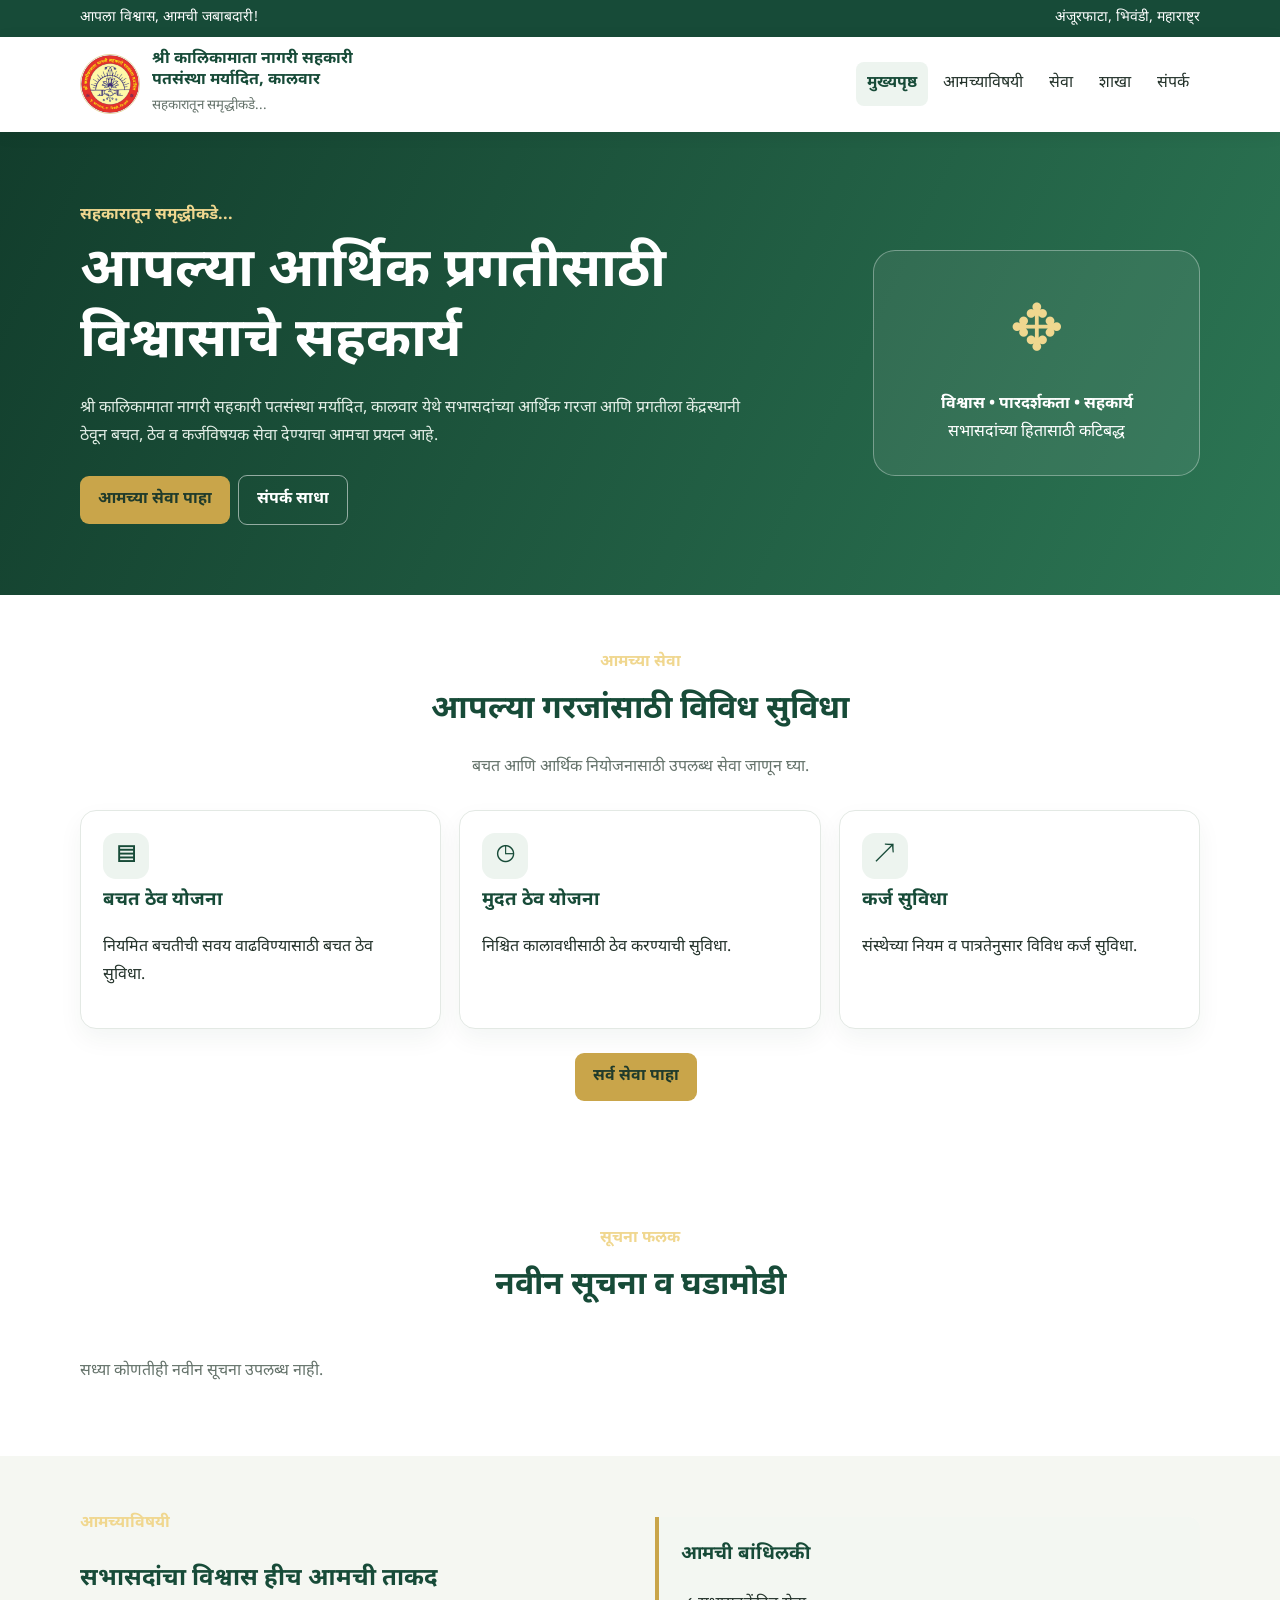
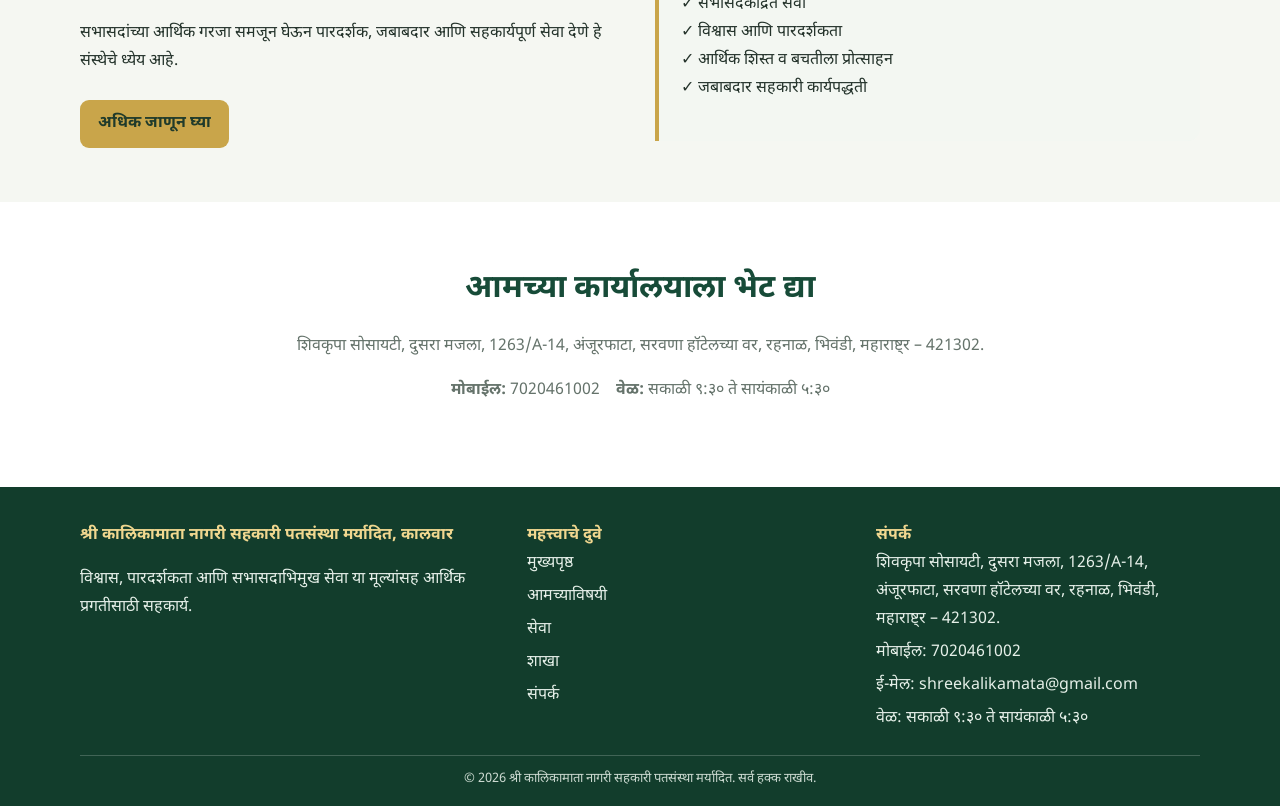
<file: index.html>
<!doctype html><html lang="mr"><head><meta charset="utf-8"><meta name="viewport" content="width=device-width,initial-scale=1"><meta name="description" content="श्री कालिकामाता नागरी सहकारी पतसंस्था मर्यादित, कालवार"><title>मुख्यपृष्ठ | श्री कालिकामाता नागरी सहकारी पतसंस्था</title><link rel="preconnect" href="https://fonts.googleapis.com"><link href="https://fonts.googleapis.com/css2?family=Noto+Sans+Devanagari:wght@400;500;600;700;800&display=swap" rel="stylesheet"><link rel="stylesheet" href="style.css"></head><body>
<div class="top"><div class="container"><span>आपला विश्वास, आमची जबाबदारी!</span><span>अंजूरफाटा, भिवंडी, महाराष्ट्र</span></div></div>
<header><div class="container navwrap"><a class="brand" href="index.html"><img class="logo" src="logo.png" alt="संस्थेचा अधिकृत लोगो"><span><strong>श्री कालिकामाता नागरी सहकारी<br>पतसंस्था मर्यादित, कालवार</strong><small>सहकारातून समृद्धीकडे...</small></span></a><button class="menu" onclick="document.querySelector('nav').classList.toggle('open')">☰ मेनू</button><nav><a class="active" href="index.html">मुख्यपृष्ठ</a><a class="" href="about.html">आमच्याविषयी</a><a class="" href="services.html">सेवा</a><a class="" href="branches.html">शाखा</a><a class="" href="contact.html">संपर्क</a></nav></div></header>

<main><section class="hero"><div class="container hero-grid"><div><div class="gold">सहकारातून समृद्धीकडे...</div><h1>आपल्या आर्थिक प्रगतीसाठी<br>विश्वासाचे सहकार्य</h1><p>श्री कालिकामाता नागरी सहकारी पतसंस्था मर्यादित, कालवार येथे सभासदांच्या आर्थिक गरजा आणि प्रगतीला केंद्रस्थानी ठेवून बचत, ठेव व कर्जविषयक सेवा देण्याचा आमचा प्रयत्न आहे.</p><a class="btn" href="services.html">आमच्या सेवा पाहा</a><a class="btn alt" href="contact.html">संपर्क साधा</a></div><div class="hero-box"><div class="symbol">✥</div><b>विश्वास • पारदर्शकता • सहकार्य</b><br><span>सभासदांच्या हितासाठी कटिबद्ध</span></div></div></section>
<section><div class="container"><div class="heading"><div class="gold">आमच्या सेवा</div><h2>आपल्या गरजांसाठी विविध सुविधा</h2><p>बचत आणि आर्थिक नियोजनासाठी उपलब्ध सेवा जाणून घ्या.</p></div><div class="grid"><div class="card"><div class="ico">▤</div><h3>बचत ठेव योजना</h3><p>नियमित बचतीची सवय वाढविण्यासाठी बचत ठेव सुविधा.</p></div><div class="card"><div class="ico">◷</div><h3>मुदत ठेव योजना</h3><p>निश्चित कालावधीसाठी ठेव करण्याची सुविधा.</p></div><div class="card"><div class="ico">↗</div><h3>कर्ज सुविधा</h3><p>संस्थेच्या नियम व पात्रतेनुसार विविध कर्ज सुविधा.</p></div></div><p style="text-align:center"><a class="btn" href="services.html">सर्व सेवा पाहा</a></p></div></section>
<section><div class="container"><div class="heading"><div class="gold">सूचना फलक</div><h2>नवीन सूचना व घडामोडी</h2></div><div id="public-notices" class="grid"><p class="muted">सध्या कोणतीही नवीन सूचना उपलब्ध नाही.</p></div></div></section>
<section class="soft"><div class="container split"><div><div class="gold">आमच्याविषयी</div><h2 style="color:var(--g)">सभासदांचा विश्वास हीच आमची ताकद</h2><p>सभासदांच्या आर्थिक गरजा समजून घेऊन पारदर्शक, जबाबदार आणि सहकार्यपूर्ण सेवा देणे हे संस्थेचे ध्येय आहे.</p><a class="btn" href="about.html">अधिक जाणून घ्या</a></div><div class="highlight"><h3>आमची बांधिलकी</h3><p>✓ सभासदकेंद्रित सेवा<br>✓ विश्वास आणि पारदर्शकता<br>✓ आर्थिक शिस्त व बचतीला प्रोत्साहन<br>✓ जबाबदार सहकारी कार्यपद्धती</p></div></div></section>
<section><div class="container"><div class="heading"><h2>आमच्या कार्यालयाला भेट द्या</h2><p>शिवकृपा सोसायटी, दुसरा मजला, 1263/A-14, अंजूरफाटा, सरवणा हॉटेलच्या वर, रहनाळ, भिवंडी, महाराष्ट्र – 421302.</p><p><b>मोबाईल:</b> 7020461002　<b>वेळ:</b> सकाळी ९:३० ते सायंकाळी ५:३०</p></div></div></section></main><script src="site-data.js"></script>
<footer><div class="container"><div class="footgrid"><div><div class="ftitle">श्री कालिकामाता नागरी सहकारी पतसंस्था मर्यादित, कालवार</div><p>विश्वास, पारदर्शकता आणि सभासदाभिमुख सेवा या मूल्यांसह आर्थिक प्रगतीसाठी सहकार्य.</p></div><div><div class="ftitle">महत्त्वाचे दुवे</div><div class="flinks"><a href="index.html">मुख्यपृष्ठ</a><a href="about.html">आमच्याविषयी</a><a href="services.html">सेवा</a><a href="branches.html">शाखा</a><a href="contact.html">संपर्क</a></div></div><div><div class="ftitle">संपर्क</div><div class="flinks"><span>शिवकृपा सोसायटी, दुसरा मजला, 1263/A-14, अंजूरफाटा, सरवणा हॉटेलच्या वर, रहनाळ, भिवंडी, महाराष्ट्र – 421302.</span><a href="tel:7020461002">मोबाईल: 7020461002</a><a href="mailto:shreekalikamata@gmail.com">ई-मेल: shreekalikamata@gmail.com</a><span>वेळ: सकाळी ९:३० ते सायंकाळी ५:३०</span></div></div></div><div class="copyright">© <span id="yr"></span> श्री कालिकामाता नागरी सहकारी पतसंस्था मर्यादित. सर्व हक्क राखीव.</div></div></footer><script>document.getElementById('yr').textContent=new Date().getFullYear()</script></body></html>
</file>
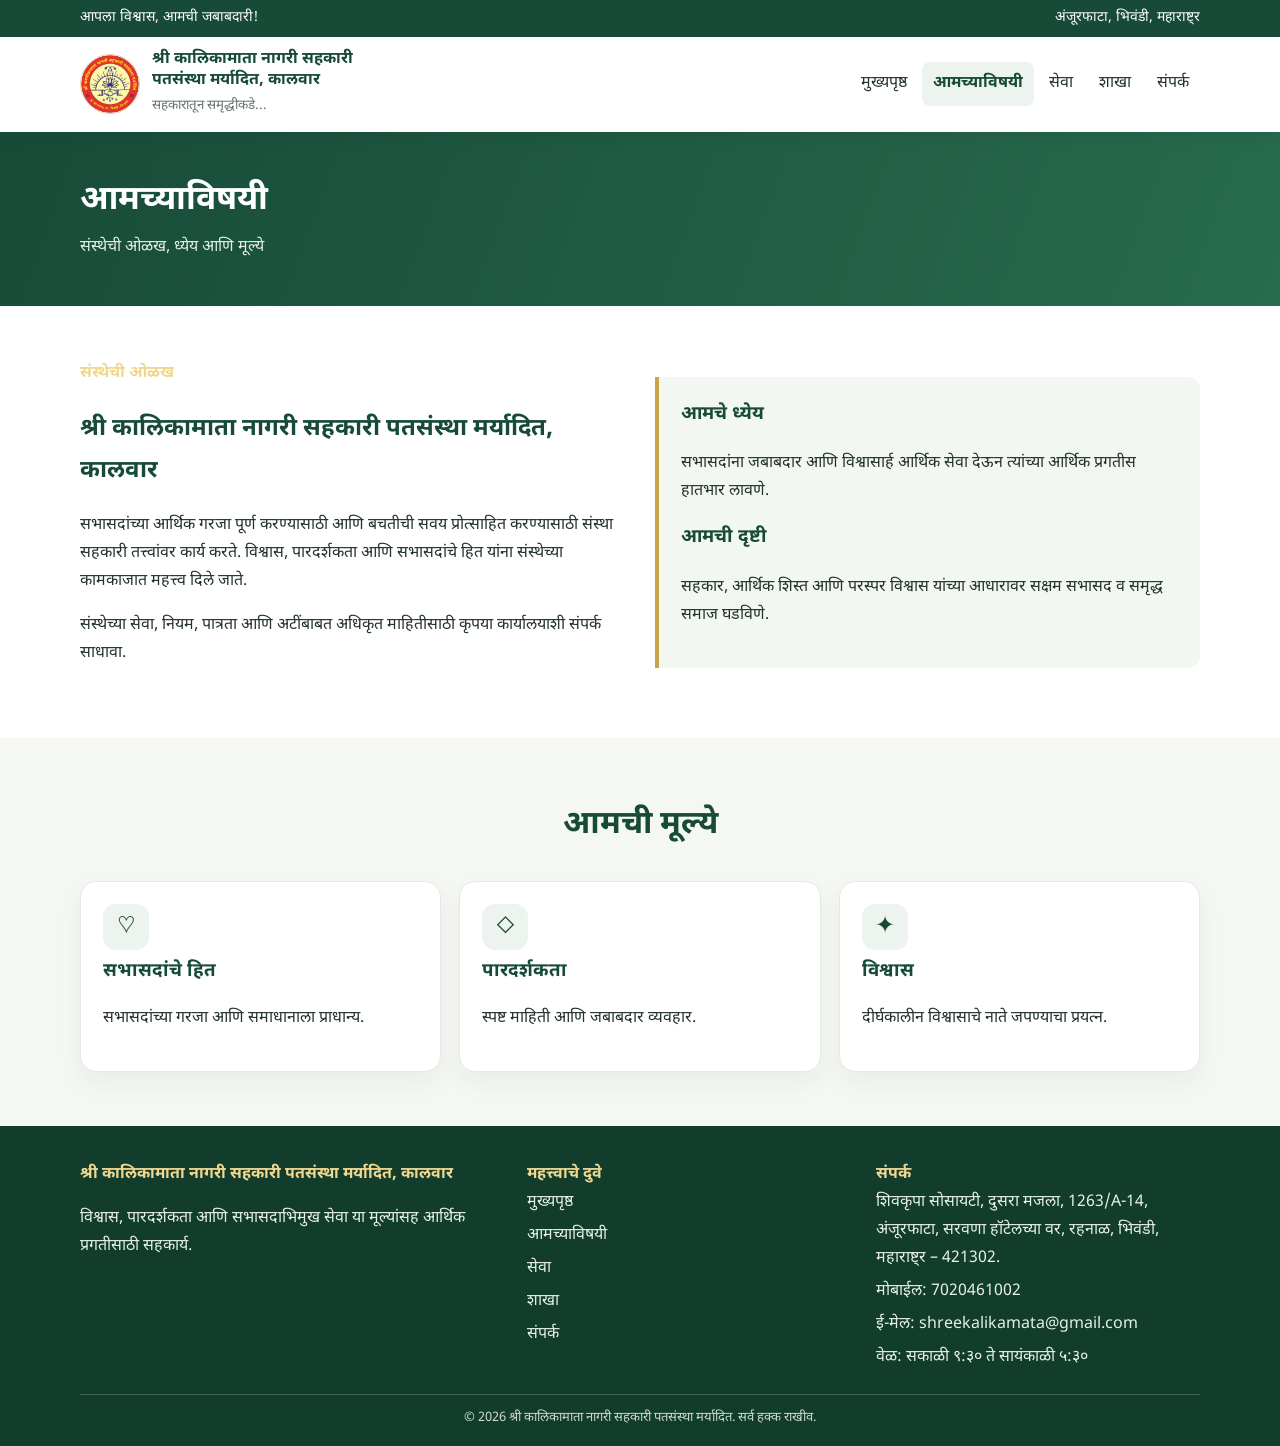
<file: about.html>
<!doctype html><html lang="mr"><head><meta charset="utf-8"><meta name="viewport" content="width=device-width,initial-scale=1"><meta name="description" content="श्री कालिकामाता नागरी सहकारी पतसंस्था मर्यादित, कालवार"><title>आमच्याविषयी | श्री कालिकामाता नागरी सहकारी पतसंस्था</title><link rel="preconnect" href="https://fonts.googleapis.com"><link href="https://fonts.googleapis.com/css2?family=Noto+Sans+Devanagari:wght@400;500;600;700;800&display=swap" rel="stylesheet"><link rel="stylesheet" href="style.css"></head><body>
<div class="top"><div class="container"><span>आपला विश्वास, आमची जबाबदारी!</span><span>अंजूरफाटा, भिवंडी, महाराष्ट्र</span></div></div>
<header><div class="container navwrap"><a class="brand" href="index.html"><img class="logo" src="logo.png" alt="संस्थेचा अधिकृत लोगो"><span><strong>श्री कालिकामाता नागरी सहकारी<br>पतसंस्था मर्यादित, कालवार</strong><small>सहकारातून समृद्धीकडे...</small></span></a><button class="menu" onclick="document.querySelector('nav').classList.toggle('open')">☰ मेनू</button><nav><a class="" href="index.html">मुख्यपृष्ठ</a><a class="active" href="about.html">आमच्याविषयी</a><a class="" href="services.html">सेवा</a><a class="" href="branches.html">शाखा</a><a class="" href="contact.html">संपर्क</a></nav></div></header>

<main><section class="pagehead"><div class="container"><h1>आमच्याविषयी</h1><p>संस्थेची ओळख, ध्येय आणि मूल्ये</p></div></section>
<section><div class="container split"><div><div class="gold">संस्थेची ओळख</div><h2 style="color:var(--g)">श्री कालिकामाता नागरी सहकारी पतसंस्था मर्यादित, कालवार</h2><p>सभासदांच्या आर्थिक गरजा पूर्ण करण्यासाठी आणि बचतीची सवय प्रोत्साहित करण्यासाठी संस्था सहकारी तत्त्वांवर कार्य करते. विश्वास, पारदर्शकता आणि सभासदांचे हित यांना संस्थेच्या कामकाजात महत्त्व दिले जाते.</p><p>संस्थेच्या सेवा, नियम, पात्रता आणि अटींबाबत अधिकृत माहितीसाठी कृपया कार्यालयाशी संपर्क साधावा.</p></div><div class="highlight"><h3>आमचे ध्येय</h3><p>सभासदांना जबाबदार आणि विश्वासार्ह आर्थिक सेवा देऊन त्यांच्या आर्थिक प्रगतीस हातभार लावणे.</p><h3>आमची दृष्टी</h3><p>सहकार, आर्थिक शिस्त आणि परस्पर विश्वास यांच्या आधारावर सक्षम सभासद व समृद्ध समाज घडविणे.</p></div></div></section>
<section class="soft"><div class="container"><div class="heading"><h2>आमची मूल्ये</h2></div><div class="grid"><div class="card"><div class="ico">♡</div><h3>सभासदांचे हित</h3><p>सभासदांच्या गरजा आणि समाधानाला प्राधान्य.</p></div><div class="card"><div class="ico">◇</div><h3>पारदर्शकता</h3><p>स्पष्ट माहिती आणि जबाबदार व्यवहार.</p></div><div class="card"><div class="ico">✦</div><h3>विश्वास</h3><p>दीर्घकालीन विश्वासाचे नाते जपण्याचा प्रयत्न.</p></div></div></div></section></main>
<footer><div class="container"><div class="footgrid"><div><div class="ftitle">श्री कालिकामाता नागरी सहकारी पतसंस्था मर्यादित, कालवार</div><p>विश्वास, पारदर्शकता आणि सभासदाभिमुख सेवा या मूल्यांसह आर्थिक प्रगतीसाठी सहकार्य.</p></div><div><div class="ftitle">महत्त्वाचे दुवे</div><div class="flinks"><a href="index.html">मुख्यपृष्ठ</a><a href="about.html">आमच्याविषयी</a><a href="services.html">सेवा</a><a href="branches.html">शाखा</a><a href="contact.html">संपर्क</a></div></div><div><div class="ftitle">संपर्क</div><div class="flinks"><span>शिवकृपा सोसायटी, दुसरा मजला, 1263/A-14, अंजूरफाटा, सरवणा हॉटेलच्या वर, रहनाळ, भिवंडी, महाराष्ट्र – 421302.</span><a href="tel:7020461002">मोबाईल: 7020461002</a><a href="mailto:shreekalikamata@gmail.com">ई-मेल: shreekalikamata@gmail.com</a><span>वेळ: सकाळी ९:३० ते सायंकाळी ५:३०</span></div></div></div><div class="copyright">© <span id="yr"></span> श्री कालिकामाता नागरी सहकारी पतसंस्था मर्यादित. सर्व हक्क राखीव.</div></div></footer><script>document.getElementById('yr').textContent=new Date().getFullYear()</script></body></html>
</file>
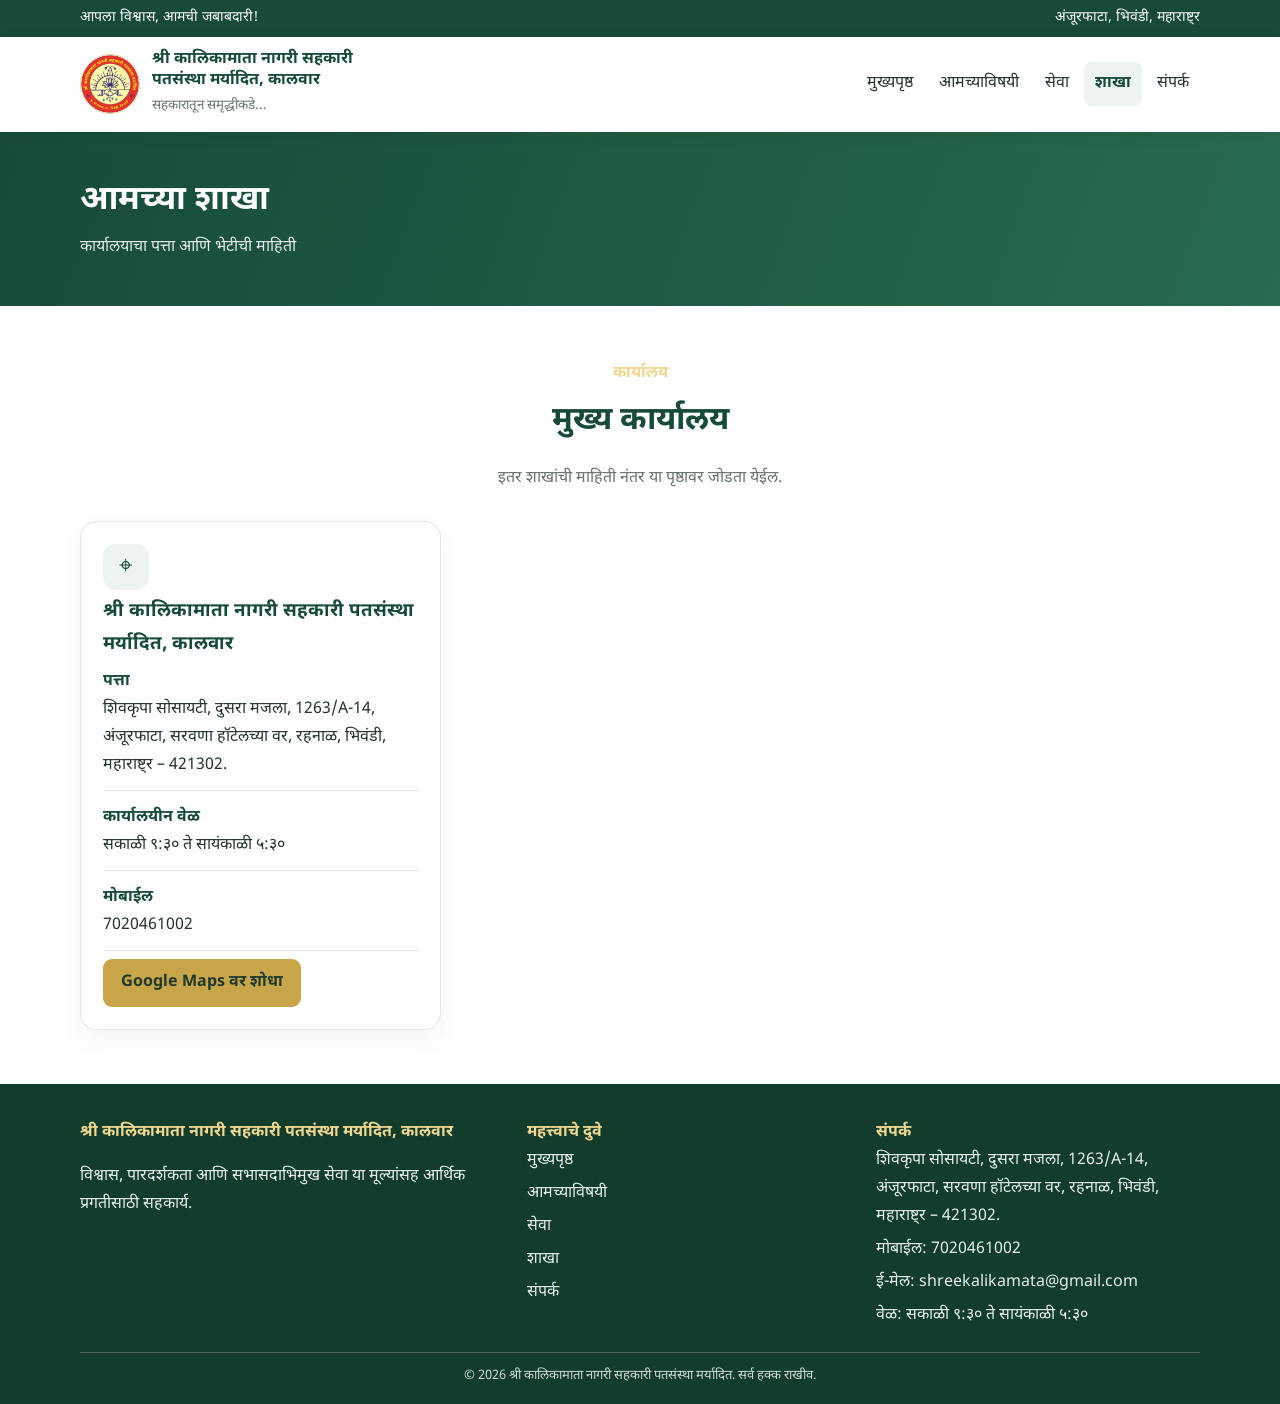
<file: branches.html>
<!doctype html><html lang="mr"><head><meta charset="utf-8"><meta name="viewport" content="width=device-width,initial-scale=1"><meta name="description" content="श्री कालिकामाता नागरी सहकारी पतसंस्था मर्यादित, कालवार"><title>शाखा | श्री कालिकामाता नागरी सहकारी पतसंस्था</title><link rel="preconnect" href="https://fonts.googleapis.com"><link href="https://fonts.googleapis.com/css2?family=Noto+Sans+Devanagari:wght@400;500;600;700;800&display=swap" rel="stylesheet"><link rel="stylesheet" href="style.css"></head><body>
<div class="top"><div class="container"><span>आपला विश्वास, आमची जबाबदारी!</span><span>अंजूरफाटा, भिवंडी, महाराष्ट्र</span></div></div>
<header><div class="container navwrap"><a class="brand" href="index.html"><img class="logo" src="logo.png" alt="संस्थेचा अधिकृत लोगो"><span><strong>श्री कालिकामाता नागरी सहकारी<br>पतसंस्था मर्यादित, कालवार</strong><small>सहकारातून समृद्धीकडे...</small></span></a><button class="menu" onclick="document.querySelector('nav').classList.toggle('open')">☰ मेनू</button><nav><a class="" href="index.html">मुख्यपृष्ठ</a><a class="" href="about.html">आमच्याविषयी</a><a class="" href="services.html">सेवा</a><a class="active" href="branches.html">शाखा</a><a class="" href="contact.html">संपर्क</a></nav></div></header>

<main><section class="pagehead"><div class="container"><h1>आमच्या शाखा</h1><p>कार्यालयाचा पत्ता आणि भेटीची माहिती</p></div></section><section><div class="container"><div class="heading"><div class="gold">कार्यालय</div><h2>मुख्य कार्यालय</h2><p>इतर शाखांची माहिती नंतर या पृष्ठावर जोडता येईल.</p></div><div id="public-branches" class="grid"><div class="card" style="max-width:760px;margin:auto"><div class="ico">⌖</div><h3>श्री कालिकामाता नागरी सहकारी पतसंस्था मर्यादित, कालवार</h3><div class="info"><div><b>पत्ता</b><br>शिवकृपा सोसायटी, दुसरा मजला, 1263/A-14, अंजूरफाटा, सरवणा हॉटेलच्या वर, रहनाळ, भिवंडी, महाराष्ट्र – 421302.</div><div><b>कार्यालयीन वेळ</b><br>सकाळी ९:३० ते सायंकाळी ५:३०</div><div><b>मोबाईल</b><br><a href="tel:7020461002">7020461002</a></div></div><a class="btn" target="_blank" rel="noopener" href="https://www.google.com/maps/search/?api=1&query=Shivkrupa+Society+Anjurphata+Bhiwandi+Maharashtra+421302">Google Maps वर शोधा</a></div></div></div></section></main><script src="site-data.js"></script>
<footer><div class="container"><div class="footgrid"><div><div class="ftitle">श्री कालिकामाता नागरी सहकारी पतसंस्था मर्यादित, कालवार</div><p>विश्वास, पारदर्शकता आणि सभासदाभिमुख सेवा या मूल्यांसह आर्थिक प्रगतीसाठी सहकार्य.</p></div><div><div class="ftitle">महत्त्वाचे दुवे</div><div class="flinks"><a href="index.html">मुख्यपृष्ठ</a><a href="about.html">आमच्याविषयी</a><a href="services.html">सेवा</a><a href="branches.html">शाखा</a><a href="contact.html">संपर्क</a></div></div><div><div class="ftitle">संपर्क</div><div class="flinks"><span>शिवकृपा सोसायटी, दुसरा मजला, 1263/A-14, अंजूरफाटा, सरवणा हॉटेलच्या वर, रहनाळ, भिवंडी, महाराष्ट्र – 421302.</span><a href="tel:7020461002">मोबाईल: 7020461002</a><a href="mailto:shreekalikamata@gmail.com">ई-मेल: shreekalikamata@gmail.com</a><span>वेळ: सकाळी ९:३० ते सायंकाळी ५:३०</span></div></div></div><div class="copyright">© <span id="yr"></span> श्री कालिकामाता नागरी सहकारी पतसंस्था मर्यादित. सर्व हक्क राखीव.</div></div></footer><script>document.getElementById('yr').textContent=new Date().getFullYear()</script></body></html>
</file>
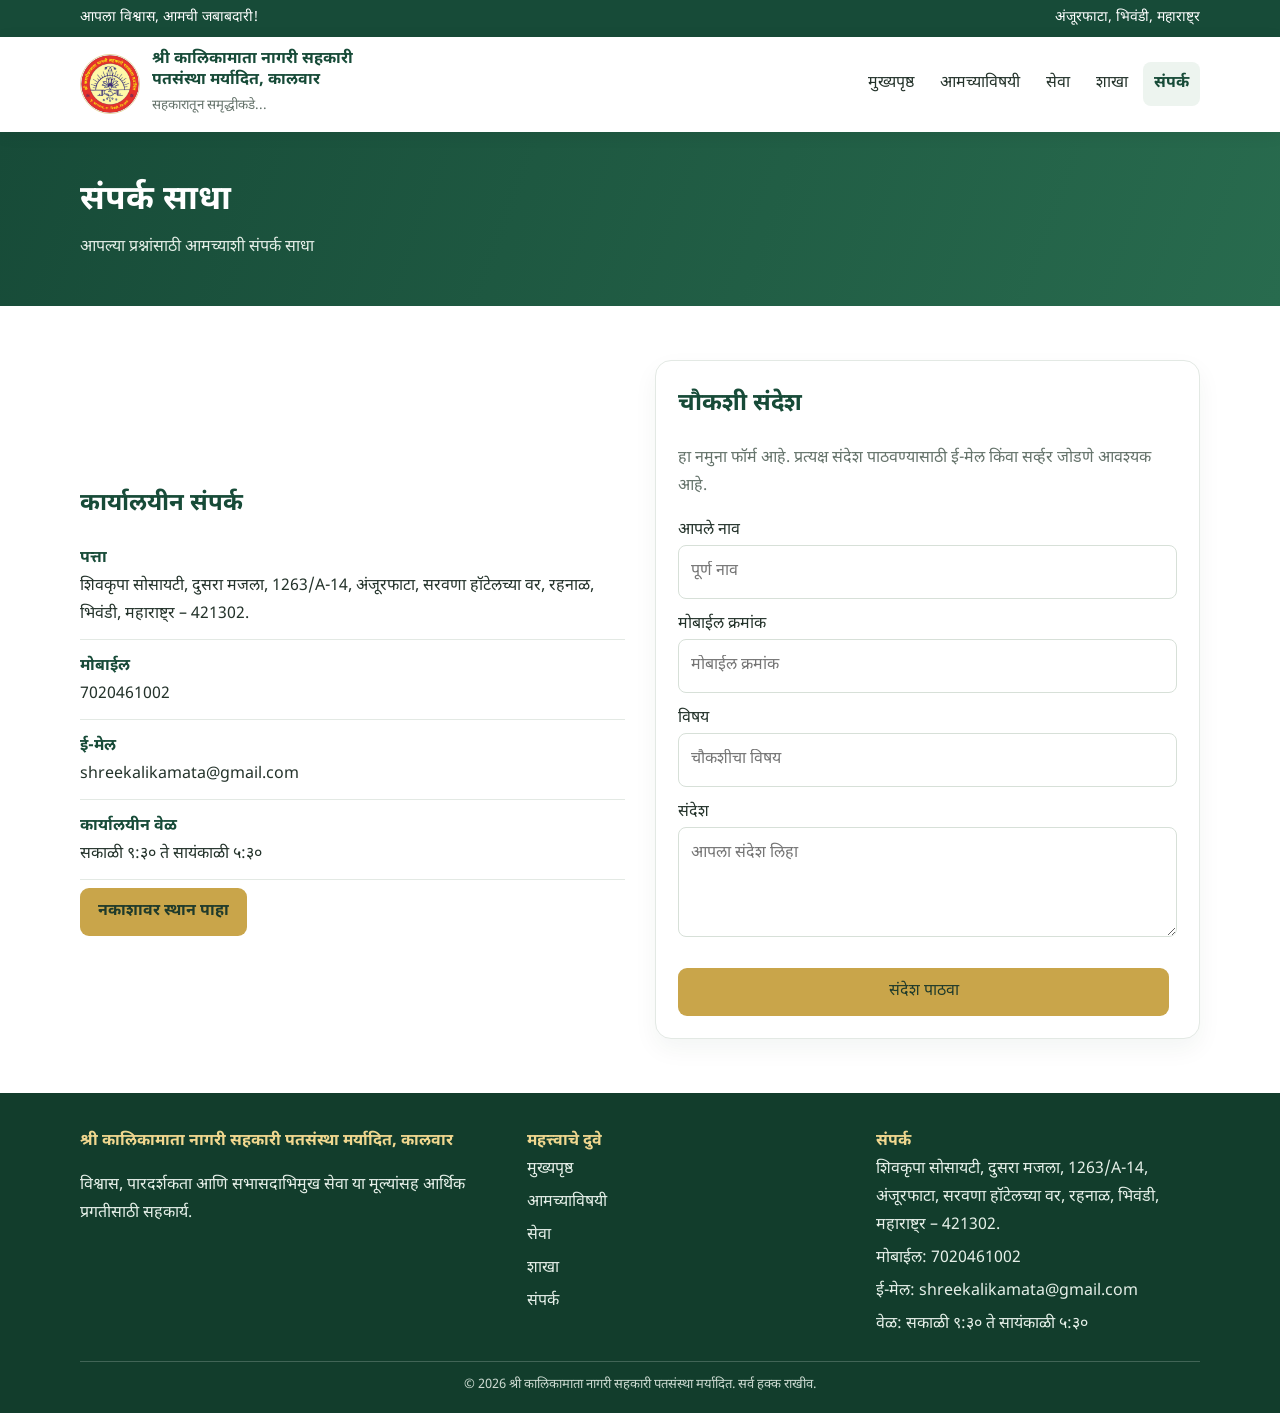
<file: contact.html>
<!doctype html><html lang="mr"><head><meta charset="utf-8"><meta name="viewport" content="width=device-width,initial-scale=1"><meta name="description" content="श्री कालिकामाता नागरी सहकारी पतसंस्था मर्यादित, कालवार"><title>संपर्क | श्री कालिकामाता नागरी सहकारी पतसंस्था</title><link rel="preconnect" href="https://fonts.googleapis.com"><link href="https://fonts.googleapis.com/css2?family=Noto+Sans+Devanagari:wght@400;500;600;700;800&display=swap" rel="stylesheet"><link rel="stylesheet" href="style.css"></head><body>
<div class="top"><div class="container"><span>आपला विश्वास, आमची जबाबदारी!</span><span>अंजूरफाटा, भिवंडी, महाराष्ट्र</span></div></div>
<header><div class="container navwrap"><a class="brand" href="index.html"><img class="logo" src="logo.png" alt="संस्थेचा अधिकृत लोगो"><span><strong>श्री कालिकामाता नागरी सहकारी<br>पतसंस्था मर्यादित, कालवार</strong><small>सहकारातून समृद्धीकडे...</small></span></a><button class="menu" onclick="document.querySelector('nav').classList.toggle('open')">☰ मेनू</button><nav><a class="" href="index.html">मुख्यपृष्ठ</a><a class="" href="about.html">आमच्याविषयी</a><a class="" href="services.html">सेवा</a><a class="" href="branches.html">शाखा</a><a class="active" href="contact.html">संपर्क</a></nav></div></header>

<main><section class="pagehead"><div class="container"><h1>संपर्क साधा</h1><p>आपल्या प्रश्नांसाठी आमच्याशी संपर्क साधा</p></div></section><section><div class="container split"><div><h2 style="color:var(--g)">कार्यालयीन संपर्क</h2><div class="info"><div><b>पत्ता</b><br>शिवकृपा सोसायटी, दुसरा मजला, 1263/A-14, अंजूरफाटा, सरवणा हॉटेलच्या वर, रहनाळ, भिवंडी, महाराष्ट्र – 421302.</div><div><b>मोबाईल</b><br><a href="tel:7020461002">7020461002</a></div><div><b>ई-मेल</b><br><a href="mailto:shreekalikamata@gmail.com">shreekalikamata@gmail.com</a></div><div><b>कार्यालयीन वेळ</b><br>सकाळी ९:३० ते सायंकाळी ५:३०</div></div><a class="btn" target="_blank" rel="noopener" href="https://www.google.com/maps/search/?api=1&query=Shivkrupa+Society+Anjurphata+Bhiwandi+Maharashtra+421302">नकाशावर स्थान पाहा</a></div><div class="card"><h2 style="color:var(--g);margin-top:0">चौकशी संदेश</h2><p class="muted">हा नमुना फॉर्म आहे. प्रत्यक्ष संदेश पाठवण्यासाठी ई-मेल किंवा सर्व्हर जोडणे आवश्यक आहे.</p><form class="form" onsubmit="event.preventDefault();alert('हा फॉर्म सध्या नमुना स्वरूपात आहे. कृपया थेट कार्यालयाशी संपर्क साधा.');"><label>आपले नाव<input required placeholder="पूर्ण नाव"></label><label>मोबाईल क्रमांक<input required type="tel" placeholder="मोबाईल क्रमांक"></label><label>विषय<input placeholder="चौकशीचा विषय"></label><label>संदेश<textarea required placeholder="आपला संदेश लिहा"></textarea></label><button class="btn">संदेश पाठवा</button></form></div></div></section></main>
<footer><div class="container"><div class="footgrid"><div><div class="ftitle">श्री कालिकामाता नागरी सहकारी पतसंस्था मर्यादित, कालवार</div><p>विश्वास, पारदर्शकता आणि सभासदाभिमुख सेवा या मूल्यांसह आर्थिक प्रगतीसाठी सहकार्य.</p></div><div><div class="ftitle">महत्त्वाचे दुवे</div><div class="flinks"><a href="index.html">मुख्यपृष्ठ</a><a href="about.html">आमच्याविषयी</a><a href="services.html">सेवा</a><a href="branches.html">शाखा</a><a href="contact.html">संपर्क</a></div></div><div><div class="ftitle">संपर्क</div><div class="flinks"><span>शिवकृपा सोसायटी, दुसरा मजला, 1263/A-14, अंजूरफाटा, सरवणा हॉटेलच्या वर, रहनाळ, भिवंडी, महाराष्ट्र – 421302.</span><a href="tel:7020461002">मोबाईल: 7020461002</a><a href="mailto:shreekalikamata@gmail.com">ई-मेल: shreekalikamata@gmail.com</a><span>वेळ: सकाळी ९:३० ते सायंकाळी ५:३०</span></div></div></div><div class="copyright">© <span id="yr"></span> श्री कालिकामाता नागरी सहकारी पतसंस्था मर्यादित. सर्व हक्क राखीव.</div></div></footer><script>document.getElementById('yr').textContent=new Date().getFullYear()</script></body></html>
</file>
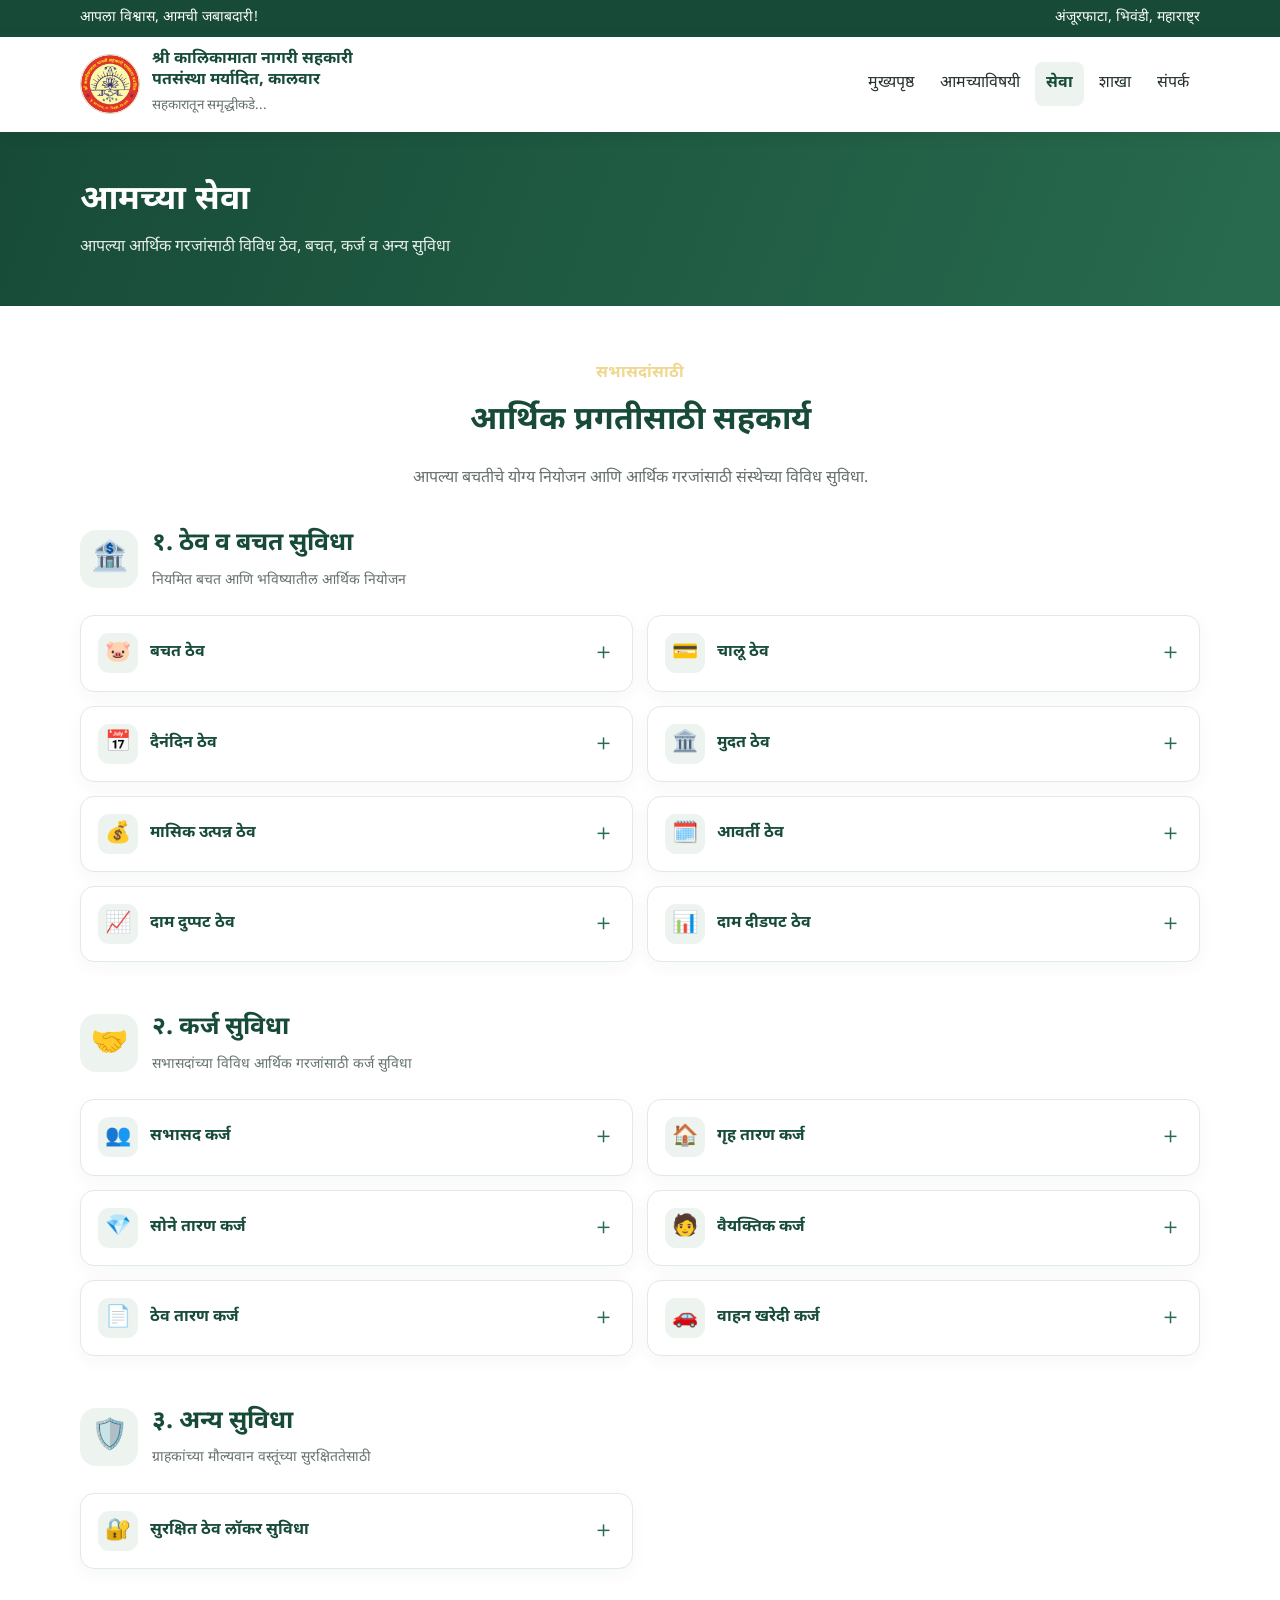
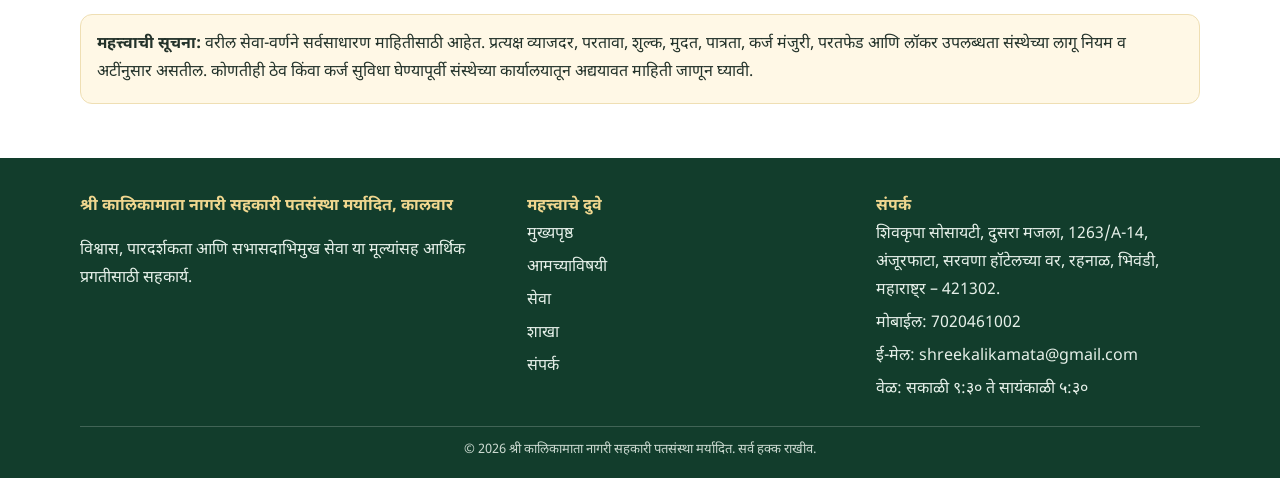
<file: services.html>
<!doctype html>
<html lang="mr">
<head>
<meta charset="utf-8">
<meta name="viewport" content="width=device-width,initial-scale=1">
<meta name="description" content="श्री कालिकामाता नागरी सहकारी पतसंस्था मर्यादित, कालवार यांच्या ठेव, बचत, कर्ज व अन्य सुविधा.">
<title>आमच्या सेवा | श्री कालिकामाता नागरी सहकारी पतसंस्था</title>
<link rel="preconnect" href="https://fonts.googleapis.com">
<link href="https://fonts.googleapis.com/css2?family=Noto+Sans+Devanagari:wght@400;500;600;700;800&display=swap" rel="stylesheet">
<link rel="stylesheet" href="style.css">
<style>
.service-group{margin:30px 0 45px}
.group-title{display:flex;align-items:center;gap:14px;margin-bottom:20px}
.group-icon{width:58px;height:58px;display:grid;place-items:center;background:#edf4ef;border-radius:16px;font-size:30px}
.group-title h2{color:var(--g);margin:0;font-size:1.55rem}
.group-title p{margin:2px 0;color:var(--muted);font-size:14px}
.service-list{display:grid;grid-template-columns:repeat(2,minmax(0,1fr));gap:14px}
.service-item{border:1px solid var(--line);border-radius:14px;background:white;overflow:hidden;box-shadow:0 5px 18px #123d2c0a}
.service-item summary{list-style:none;cursor:pointer;padding:17px;display:flex;align-items:center;gap:12px;font-weight:700;color:var(--g)}
.service-item summary::-webkit-details-marker{display:none}
.service-item summary:after{content:"＋";margin-left:auto;font-size:23px;color:var(--g2);font-weight:400}
.service-item[open] summary:after{content:"−"}
.service-item summary:hover{background:#f5f8f5}
.service-icon{width:40px;height:40px;flex-shrink:0;display:grid;place-items:center;background:#edf4ef;border-radius:11px;font-size:21px}
.service-description{padding:0 18px 19px 70px;color:var(--muted);line-height:1.9;font-size:15px}
.service-description p{margin:0}
.service-note{margin-top:28px}
@media(max-width:650px){.service-list{grid-template-columns:1fr}.group-title h2{font-size:1.25rem}.service-description{padding-left:18px}.service-item summary{padding:14px}}
</style>
 <style>
.special-interest-box {
  background: #fff8e7;
  border: 2px solid #d6a63c;
  border-radius: 14px;
  padding: 22px;
  margin: 25px 0;
  text-align: center;
}
.special-interest-icon {
  font-size: 30px;
}
.special-interest-box h3 {
  color: #805b13;
  margin: 10px 0;
}
.special-interest-box .interest-rate {
  color: #087443;
  font-size: 25px;
  font-weight: bold;
  margin: 12px 0;
}
.special-interest-box p {
  color: #444;
  line-height: 1.8;
  margin: 0;
}
 </style>
</head>

<body>

<div class="top">
 <div class="container">
  <span>आपला विश्वास, आमची जबाबदारी!</span>
  <span>अंजूरफाटा, भिवंडी, महाराष्ट्र</span>
 </div>
</div>

<header>
 <div class="container navwrap">
  <a class="brand" href="index.html">
   <img class="logo" src="logo.png" alt="संस्थेचा अधिकृत लोगो">
   <span>
    <strong>श्री कालिकामाता नागरी सहकारी<br>पतसंस्था मर्यादित, कालवार</strong>
    <small>सहकारातून समृद्धीकडे...</small>
   </span>
  </a>
  <button class="menu" onclick="document.querySelector('nav').classList.toggle('open')">☰ मेनू</button>
  <nav>
   <a href="index.html">मुख्यपृष्ठ</a>
   <a href="about.html">आमच्याविषयी</a>
   <a class="active" href="services.html">सेवा</a>
   <a href="branches.html">शाखा</a>
   <a href="contact.html">संपर्क</a>
  </nav>
 </div>
</header>

<main>

<section class="pagehead">
 <div class="container">
  <h1>आमच्या सेवा</h1>
  <p>आपल्या आर्थिक गरजांसाठी विविध ठेव, बचत, कर्ज व अन्य सुविधा</p>
 </div>
</section>

<section>
 <div class="container">

  <div class="heading">
   <div class="gold">सभासदांसाठी</div>
   <h2>आर्थिक प्रगतीसाठी सहकार्य</h2>
   <p>आपल्या बचतीचे योग्य नियोजन आणि आर्थिक गरजांसाठी संस्थेच्या विविध सुविधा.</p>
  </div>

  <!-- 1. ठेव व बचत सुविधा -->
  <div class="service-group">
   <div class="group-title">
    <div class="group-icon">🏦</div>
    <div>
     <h2>१. ठेव व बचत सुविधा</h2>
     <p>नियमित बचत आणि भविष्यातील आर्थिक नियोजन</p>
    </div>
   </div>

   <div class="service-list">

    <details class="service-item">
     <summary><span class="service-icon">🐷</span>बचत ठेव</summary>
     <div class="service-description">
      <p>बचत ही आर्थिक स्थैर्याची पहिली पायरी आहे. ग्राहकांना नियमित बचतीची सवय लागावी आणि भविष्यातील आर्थिक गरजांसाठी निधी उपलब्ध व्हावा, या उद्देशाने बचत ठेव सुविधा उपलब्ध आहे. ग्राहक आपल्या सोयीनुसार बचत रक्कम जमा करू शकतात. दैनंदिन जीवनातील खर्चाचे नियोजन, आकस्मिक गरजांसाठी आर्थिक तरतूद आणि भविष्यातील उद्दिष्टे साध्य करण्यासाठी ही सुविधा उपयुक्त ठरते. खाते उघडणे, व्यवहार आणि ठेवींसंबंधी अटी संस्थेच्या नियमानुसार असतील.</p>
     </div>
    </details>

    <details class="service-item">
     <summary><span class="service-icon">💳</span>चालू ठेव</summary>
     <div class="service-description">
      <p>नियमित आर्थिक व्यवहार करणारे व्यापारी, व्यावसायिक, उद्योजक तसेच इतर पात्र ग्राहक यांच्यासाठी चालू ठेव खाते सुविधा उपलब्ध आहे. व्यवसायातील दैनंदिन आर्थिक व्यवहार, रक्कम जमा करणे आणि आवश्यकतेनुसार पैसे काढणे यासाठी ही सुविधा उपयुक्त आहे. ग्राहकांना आपल्या आर्थिक व्यवहारांचे नियोजन सुलभपणे करता यावे, हा या सुविधेचा उद्देश आहे. व्यवहारांच्या अटी, मर्यादा आणि लागू शुल्क संस्थेच्या नियमांनुसार असतील.</p>
     </div>
    </details>

    <details class="service-item">
     <summary><span class="service-icon">📅</span>दैनंदिन ठेव</summary>
     <div class="service-description">
      <p>दररोज थोडी-थोडी बचत करून भविष्यासाठी आर्थिक निधी निर्माण करू इच्छिणाऱ्या ग्राहकांसाठी दैनंदिन ठेव योजना उपयुक्त आहे. लहान व्यापारी, दुकानदार, व्यावसायिक आणि रोज उत्पन्न मिळविणाऱ्या व्यक्तींना त्यांच्या उत्पन्नातून नियमित बचत करता यावी, हा या योजनेचा मुख्य उद्देश आहे. ग्राहकांना योजनेच्या नियमानुसार दररोज ठरावीक रक्कम जमा करता येते. अधिकृत प्रतिनिधीमार्फत दैनंदिन ठेव संकलनाची सोय उपलब्ध असल्यास तिचा लाभ घेता येतो.</p>
     </div>
    </details>

    <details class="service-item">
     <summary><span class="service-icon">🏛️</span>मुदत ठेव</summary>
     <div class="service-description">
      <p>आपल्या बचतीची रक्कम ठरावीक कालावधीसाठी जमा करून त्यावर नियमानुसार व्याज मिळवू इच्छिणाऱ्या ग्राहकांसाठी मुदत ठेव योजना उपलब्ध आहे. या योजनेमध्ये ग्राहक एकरकमी रक्कम निश्चित कालावधीसाठी जमा करू शकतात. ठेवीची मुदत, लागू व्याजदर, व्याज देयकाची पद्धत आणि परिपक्वता रक्कम याबाबतची माहिती ठेव करताना दिली जाते. भविष्यातील मोठ्या आर्थिक गरजा आणि बचतीचे योग्य व्यवस्थापन करण्यासाठी ही योजना उपयुक्त आहे.</p>
      
<div class="special-interest-box">
  <div class="special-interest-icon">⭐</div>
  <h3>विशेष व्याजदर सवलत</h3>
  <div class="interest-rate">0.50% अतिरिक्त व्याज</div>
  <p>
    ज्येष्ठ नागरिक तसेच विधवा महिलांना पात्र ठेव योजनांवर
    नियमित व्याजदराव्यतिरिक्त 0.50% अतिरिक्त व्याजदराचा
    लाभ दिला जातो.
  </p>
</div>


     </div>
    </details>

    <details class="service-item">
     <summary><span class="service-icon">💰</span>मासिक उत्पन्न ठेव</summary>
     <div class="service-description">
      <p>एकरकमी रक्कम ठेवीच्या स्वरूपात जमा करून त्यावर नियमानुसार मासिक व्याज उत्पन्न मिळवू इच्छिणाऱ्या ग्राहकांसाठी ही योजना उपयुक्त आहे. नियमित मासिक उत्पन्नाची गरज असलेल्या व्यक्तींना आपल्या बचतीचे नियोजन करण्यासाठी या योजनेचा लाभ घेता येतो. ठेवीची रक्कम, कालावधी, लागू व्याजदर आणि मासिक व्याज देयकाच्या अटी संस्थेच्या नियमानुसार निश्चित केल्या जातात. ठेव करण्यापूर्वी योजनेची संपूर्ण माहिती कार्यालयातून जाणून घ्यावी.</p>
     </div>
    </details>

    <details class="service-item">
     <summary><span class="service-icon">🗓️</span>आवर्ती ठेव</summary>
     <div class="service-description">
      <p>दर महिन्याला ठरावीक रक्कम जमा करून भविष्यासाठी मोठी बचत निर्माण करण्याची इच्छा असलेल्या ग्राहकांसाठी आवर्ती ठेव योजना उपलब्ध आहे. या योजनेद्वारे ग्राहक आपल्या उत्पन्नातून नियमित मासिक बचत करू शकतात. लहान रकमेपासून बचतीची सुरुवात करून ठरावीक मुदतीनंतर एकत्रित निधी तयार करता येतो. मुलांचे शिक्षण, कौटुंबिक गरजा आणि भविष्यातील आर्थिक उद्दिष्टांसाठी ही योजना उपयुक्त ठरू शकते. ठेवीचा कालावधी व व्याजदर संस्थेच्या नियमांनुसार असतील.</p>
     </div>
    </details>

    <details class="service-item">
     <summary><span class="service-icon">📈</span>दाम दुप्पट ठेव</summary>
     <div class="service-description">
      <p>ठरावीक कालावधीत मूळ ठेवीच्या दुप्पट रकमेचे उद्दिष्ट ठेवणाऱ्या ग्राहकांसाठी ही ठेव योजना उपलब्ध आहे. ग्राहक एकरकमी रक्कम जमा करून संस्थेने निश्चित केलेल्या कालावधीपर्यंत ठेवू शकतात. लागू व्याजदर आणि ठेवीच्या कालावधीनुसार परिपक्वतेवेळी मिळणारी रक्कम निश्चित होते. भविष्यातील आर्थिक उद्दिष्टांसाठी दीर्घकालीन बचतीचा विचार करणाऱ्या ग्राहकांना ही योजना उपयुक्त ठरू शकते. प्रत्यक्ष परिपक्वता रक्कम व कालावधी ठेव करताना निश्चित केलेल्या अटींवर अवलंबून असतील.</p>
     </div>
    </details>

    <details class="service-item">
     <summary><span class="service-icon">📊</span>दाम दीडपट ठेव</summary>
     <div class="service-description">
      <p>ठरावीक कालावधीसाठी एकरकमी रक्कम जमा करून परिपक्वतेवेळी मूळ ठेवीच्या दीडपट रकमेचे उद्दिष्ट ठेवणाऱ्या ग्राहकांसाठी ही योजना उपलब्ध आहे. ग्राहकांना आपल्या बचतीचे नियोजन निश्चित कालावधीसाठी करता येते. या योजनेमध्ये ठेवीची रक्कम, मुदत, लागू व्याजदर आणि परिपक्वता रक्कम संस्थेच्या नियम व अटींनुसार निश्चित केली जाते. भविष्यातील नियोजित खर्चासाठी निधी तयार करण्याच्या दृष्टीने ही योजना उपयुक्त ठरू शकते.</p>
     </div>
    </details>

   </div>
  </div>

  <!-- 2. कर्ज सुविधा -->
  <div class="service-group">
   <div class="group-title">
    <div class="group-icon">🤝</div>
    <div>
     <h2>२. कर्ज सुविधा</h2>
     <p>सभासदांच्या विविध आर्थिक गरजांसाठी कर्ज सुविधा</p>
    </div>
   </div>

   <div class="service-list">

    <details class="service-item">
     <summary><span class="service-icon">👥</span>सभासद कर्ज</summary>
     <div class="service-description">
      <p>संस्थेच्या सभासदांना त्यांच्या वैयक्तिक, कौटुंबिक, व्यावसायिक किंवा इतर आवश्यक आर्थिक गरजा पूर्ण करण्यासाठी सभासद कर्ज सुविधा उपलब्ध करून दिली जाते. सभासदांना आर्थिक अडचणीच्या काळात योग्य आर्थिक मदत मिळावी आणि त्यांच्या गरजेनुसार कर्जाची सुविधा उपलब्ध व्हावी, हा या सेवेचा उद्देश आहे. कर्जाची रक्कम, पात्रता, आवश्यक कागदपत्रे, जामीनदार, व्याजदर आणि परतफेडीचा कालावधी संस्थेच्या नियम व धोरणांनुसार निश्चित केला जातो.</p>
     </div>
    </details>

    <details class="service-item">
     <summary><span class="service-icon">🏠</span>गृह तारण कर्ज</summary>
     <div class="service-description">
      <p>घर खरेदी, घर दुरुस्ती, बांधकाम किंवा इतर पात्र गृहविषयक आर्थिक गरजांसाठी गृह तारण कर्ज सुविधा उपलब्ध आहे. या सुविधेमध्ये पात्र मालमत्ता तारण म्हणून स्वीकारून संस्थेच्या नियम व अटींनुसार कर्ज दिले जाऊ शकते. ग्राहकांच्या आर्थिक गरजांचा विचार करून कर्ज अर्ज, मालमत्तेची कागदपत्रे, मूल्यांकन, परतफेड क्षमता आणि इतर आवश्यक बाबींची तपासणी केली जाते. कर्ज मंजुरी संस्थेच्या नियमानुसार केली जाते.</p>
     </div>
    </details>

    <details class="service-item">
     <summary><span class="service-icon">💎</span>सोने तारण कर्ज</summary>
     <div class="service-description">
      <p>अचानक उद्भवणाऱ्या आर्थिक गरजा किंवा तातडीच्या खर्चासाठी पात्र सोन्याचे दागिने तारण ठेवून कर्ज घेण्याची सुविधा उपलब्ध आहे. या सुविधेमुळे ग्राहकांना सोन्याच्या दागिन्यांच्या मूल्याच्या आधारे संस्थेच्या नियमानुसार आर्थिक मदत मिळू शकते. कर्जाची पात्रता, सोन्याचे मूल्यांकन, मंजूर रक्कम, व्याजदर, परतफेडीचा कालावधी आणि तारणासंबंधी अटी यांची माहिती ग्राहकांना कर्ज मंजुरीपूर्वी दिली जाते.</p>
     </div>
    </details>

    <details class="service-item">
     <summary><span class="service-icon">🧑</span>वैयक्तिक कर्ज</summary>
     <div class="service-description">
      <p>वैयक्तिक तसेच कौटुंबिक आर्थिक गरजा पूर्ण करण्यासाठी पात्र ग्राहकांना वैयक्तिक कर्ज सुविधा उपलब्ध करून दिली जाते. शिक्षण, वैद्यकीय खर्च, कौटुंबिक जबाबदाऱ्या किंवा इतर आवश्यक कारणांसाठी ग्राहक या सुविधेचा विचार करू शकतात. कर्ज मंजुरीसाठी अर्जदाराची आर्थिक परिस्थिती, उत्पन्न, परतफेड क्षमता, आवश्यक कागदपत्रे आणि संस्थेचे नियम विचारात घेतले जातात. मंजूर कर्जाची रक्कम आणि परतफेडीच्या अटी संस्थेच्या धोरणानुसार निश्चित केल्या जातात.</p>
     </div>
    </details>

    <details class="service-item">
     <summary><span class="service-icon">📄</span>ठेव तारण कर्ज</summary>
     <div class="service-description">
      <p>संस्थेमध्ये पात्र ठेव असलेल्या ग्राहकांसाठी ठेवीच्या तारणावर कर्ज घेण्याची सुविधा उपलब्ध आहे. ठेवीची रक्कम, तिचा कालावधी आणि संस्थेच्या नियमानुसार पात्र कर्ज रक्कम निश्चित केली जाते. स्वतःची ठेव मुदतपूर्व मोडण्याऐवजी आवश्यक आर्थिक गरजांसाठी या सुविधेचा विचार करता येतो. कर्जाचा व्याजदर, परतफेडीच्या अटी, तारणाची प्रक्रिया आणि इतर नियम ग्राहकांना व्यवहारापूर्वी स्पष्ट केले जातात.</p>
     </div>
    </details>

    <details class="service-item">
     <summary><span class="service-icon">🚗</span>वाहन खरेदी कर्ज</summary>
     <div class="service-description">
      <p>दुचाकी किंवा चारचाकी वाहन खरेदी करण्याची इच्छा असलेल्या पात्र ग्राहकांसाठी वाहन खरेदी कर्ज सुविधा उपलब्ध आहे. वैयक्तिक वापरासाठी किंवा आवश्यक व्यावसायिक कारणांसाठी वाहन खरेदी करताना आर्थिक मदत मिळावी, हा या सुविधेचा उद्देश आहे. अर्जदाराची आर्थिक पात्रता, वाहनाची किंमत, आवश्यक कागदपत्रे आणि परतफेड क्षमता यांचा विचार करून कर्ज मंजुरीची प्रक्रिया केली जाते. कर्जाची रक्कम, व्याजदर, मुदत आणि हप्त्यांच्या अटी संस्थेच्या नियमानुसार निश्चित केल्या जातात.</p>
     </div>
    </details>

   </div>
  </div>

  <!-- 3. अन्य सुविधा -->
  <div class="service-group">
   <div class="group-title">
    <div class="group-icon">🛡️</div>
    <div>
     <h2>३. अन्य सुविधा</h2>
     <p>ग्राहकांच्या मौल्यवान वस्तूंच्या सुरक्षिततेसाठी</p>
    </div>
   </div>

   <div class="service-list">
    <details class="service-item">
     <summary><span class="service-icon">🔐</span>सुरक्षित ठेव लॉकर सुविधा</summary>
     <div class="service-description">
      <p>ग्राहकांच्या मौल्यवान वस्तू, महत्त्वाची कागदपत्रे, दागिने आणि इतर आवश्यक वस्तू सुरक्षितपणे जतन करण्यासाठी सुरक्षित ठेव लॉकर सुविधा उपलब्ध करून देण्यात येते. घरामध्ये मौल्यवान वस्तू ठेवण्याऐवजी सुरक्षित जागेवर त्या जतन करण्याची सुविधा ग्राहकांना मिळते. लॉकर वापरण्याची प्रक्रिया, उपलब्धता, शुल्क, अटी व नियम यांची माहिती संस्थेकडून दिली जाते. ग्राहकांच्या मौल्यवान वस्तूंच्या सुरक्षिततेला महत्त्व देऊन ही सुविधा संस्थेच्या लागू धोरणांनुसार चालवली जाते.</p>
     </div>
    </details>
   </div>
  </div>

  <div class="notice service-note">
   <b>महत्त्वाची सूचना:</b>
   वरील सेवा-वर्णने सर्वसाधारण माहितीसाठी आहेत. प्रत्यक्ष व्याजदर, परतावा, शुल्क, मुदत, पात्रता, कर्ज मंजुरी, परतफेड आणि लॉकर उपलब्धता संस्थेच्या लागू नियम व अटींनुसार असतील. कोणतीही ठेव किंवा कर्ज सुविधा घेण्यापूर्वी संस्थेच्या कार्यालयातून अद्ययावत माहिती जाणून घ्यावी.
  </div>

 </div>
</section>
</main>

<footer>
 <div class="container">
  <div class="footgrid">
   <div>
    <div class="ftitle">श्री कालिकामाता नागरी सहकारी पतसंस्था मर्यादित, कालवार</div>
    <p>विश्वास, पारदर्शकता आणि सभासदाभिमुख सेवा या मूल्यांसह आर्थिक प्रगतीसाठी सहकार्य.</p>
   </div>
   <div>
    <div class="ftitle">महत्त्वाचे दुवे</div>
    <div class="flinks">
     <a href="index.html">मुख्यपृष्ठ</a>
     <a href="about.html">आमच्याविषयी</a>
     <a href="services.html">सेवा</a>
     <a href="branches.html">शाखा</a>
     <a href="contact.html">संपर्क</a>
    </div>
   </div>
   <div>
    <div class="ftitle">संपर्क</div>
    <div class="flinks">
     <span>शिवकृपा सोसायटी, दुसरा मजला, 1263/A-14, अंजूरफाटा, सरवणा हॉटेलच्या वर, रहनाळ, भिवंडी, महाराष्ट्र – 421302.</span>
     <a href="tel:7020461002">मोबाईल: 7020461002</a>
     <a href="mailto:shreekalikamata@gmail.com">ई-मेल: shreekalikamata@gmail.com</a>
     <span>वेळ: सकाळी ९:३० ते सायंकाळी ५:३०</span>
    </div>
   </div>
  </div>
  <div class="copyright">
   © <span id="yr"></span> श्री कालिकामाता नागरी सहकारी पतसंस्था मर्यादित. सर्व हक्क राखीव.
  </div>
 </div>
</footer>

<script>
document.getElementById('yr').textContent = new Date().getFullYear();

// एकावेळी एकच सेवा उघडी राहील
document.querySelectorAll('.service-item').forEach(item => {
 item.addEventListener('toggle', () => {
  if (item.open) {
   document.querySelectorAll('.service-item').forEach(other => {
    if (other !== item) other.open = false;
   });
  }
 });
});
</script>

</body>
</html>
</file>
<file: style.css>
:root{--g:#174b38;--g2:#286b4e;--gold:#c9a54a;--ink:#24332b;--muted:#65736b;--line:#e3e9e4;--soft:#f5f7f2}
*{box-sizing:border-box}body{margin:0;font-family:'Noto Sans Devanagari',Arial,sans-serif;color:var(--ink);line-height:1.75}a{color:inherit;text-decoration:none}.container{width:min(1120px,92%);margin:auto}
.top{background:var(--g);color:#fff;padding:6px 0;font-size:14px}.top .container{display:flex;justify-content:space-between;gap:10px;flex-wrap:wrap}
header{position:sticky;top:0;background:#fff;z-index:5;box-shadow:0 3px 16px #0001}.navwrap{display:flex;align-items:center;justify-content:space-between;gap:15px;padding:12px 0}.brand{display:flex;align-items:center;gap:12px}.logo{width:60px;height:60px;object-fit:contain;border-radius:50%;border:1px solid #e7d69d;background:#fff}.brand strong{color:var(--g);line-height:1.35;display:block}.brand small{color:var(--muted)}nav{display:flex;gap:4px;flex-wrap:wrap}nav a{padding:8px 11px;border-radius:8px}nav a:hover,nav a.active{background:#edf4ef;color:var(--g);font-weight:bold}.menu{display:none;padding:8px 12px;background:white;border:1px solid var(--line);border-radius:8px}
.hero{background:linear-gradient(115deg,#123d2c,#2c7654);color:white;padding:70px 0}.hero-grid{display:grid;grid-template-columns:1.4fr .6fr;gap:30px;align-items:center}.hero h1{font-size:clamp(2rem,4.5vw,3.4rem);line-height:1.3;margin:8px 0}.hero p{color:#e2eee6;max-width:680px}.gold{color:#f0d78f;font-weight:bold}.hero-box{border:1px solid #ffffff55;background:#ffffff13;border-radius:22px;padding:28px;text-align:center}.symbol{font-size:4rem;color:#f0d78f}.btn{display:inline-block;background:var(--gold);color:#203b2b;padding:10px 18px;border-radius:9px;font-weight:bold;margin:8px 8px 0 0}.btn.alt{background:transparent;color:white;border:1px solid #ffffff88}
.pagehead{background:linear-gradient(110deg,var(--g),var(--g2));color:white;padding:40px 0}.pagehead h1{margin:0;font-size:2.1rem}.pagehead p{margin:4px 0;color:#e4eee7}
section{padding:54px 0}.soft{background:var(--soft)}.heading{text-align:center;max-width:720px;margin:0 auto 28px}.heading h2{color:var(--g);margin:5px 0;font-size:2rem}.heading p,.muted{color:var(--muted)}.grid{display:grid;grid-template-columns:repeat(3,1fr);gap:18px}.card{border:1px solid var(--line);border-radius:16px;padding:22px;box-shadow:0 10px 25px #123d2c0d;background:white}.card h3{color:var(--g);margin:6px 0}.ico{width:46px;height:46px;border-radius:13px;background:#edf4ef;color:var(--g);display:grid;place-items:center;font-size:1.5rem}.split{display:grid;grid-template-columns:1fr 1fr;gap:30px;align-items:center}.highlight{background:#f3f7f2;border-left:4px solid var(--gold);padding:22px;border-radius:0 12px 12px 0}.highlight h3{color:var(--g);margin-top:0}.notice{background:#fff8e6;border:1px solid #efdfb4;border-radius:12px;padding:16px}.info{display:grid;gap:13px}.info div{padding-bottom:10px;border-bottom:1px solid var(--line)}.info b{color:var(--g)}.form{display:grid;gap:12px}.form input,.form textarea{width:100%;padding:12px;border:1px solid #d7e0d8;border-radius:8px;font:inherit}.form textarea{min-height:110px}.form button{border:0;cursor:pointer;font:inherit}
footer{background:#123d2c;color:#e5efe8;padding:35px 0 16px}.footgrid{display:grid;grid-template-columns:1.3fr 1fr 1fr;gap:25px}.ftitle{color:#f0d78f;font-weight:bold}.flinks{display:grid;gap:5px}.copyright{text-align:center;border-top:1px solid #ffffff33;margin-top:22px;padding-top:12px;font-size:13px;color:#cbd9d0}
@media(max-width:800px){.hero-grid,.split{grid-template-columns:1fr}.grid{grid-template-columns:repeat(2,1fr)}.footgrid{grid-template-columns:1fr 1fr}}
@media(max-width:620px){.menu{display:block}nav{display:none;width:100%;flex-direction:column}nav.open{display:flex}.navwrap{flex-wrap:wrap}.brand strong{font-size:14px}.logo{width:50px;height:50px}.hero{padding:48px 0}.grid,.footgrid{grid-template-columns:1fr}section{padding:40px 0}}


.admin-wrap{display:grid;grid-template-columns:230px 1fr;gap:22px;padding:30px 0 55px}
.admin-side{background:#f2f6f2;border-radius:14px;padding:16px;height:max-content;position:sticky;top:100px}
.admin-side button{display:block;width:100%;text-align:left;padding:10px;border:0;background:transparent;border-radius:8px;font:inherit;cursor:pointer;color:var(--ink)}
.admin-side button.active,.admin-side button:hover{background:white;color:var(--g);font-weight:bold}
.admin-main{min-width:0}.admin-panel{display:none}.admin-panel.active{display:block}
.admin-form{display:grid;gap:10px;max-width:720px}.admin-form input,.admin-form textarea{width:100%;padding:11px;border:1px solid #d7e0d8;border-radius:8px;font:inherit}.admin-form textarea{min-height:90px}
.admin-actions{display:flex;gap:8px;flex-wrap:wrap}.btn.secondary{background:#e9efea;color:var(--g)}.item-row{display:flex;justify-content:space-between;align-items:flex-start;gap:12px;padding:14px;border:1px solid var(--line);border-radius:12px;margin:10px 0;background:white}.item-row p{margin:3px 0;color:var(--muted)}.item-row button{border:0;background:#fbecec;color:#9c2828;border-radius:7px;padding:7px 10px;cursor:pointer}
.status{padding:12px;border-radius:10px;background:#edf4ef;color:var(--g);margin:12px 0}.warning{background:#fff8e6;color:#6b5418;border:1px solid #efdfb4;padding:14px;border-radius:10px}
@media(max-width:760px){.admin-wrap{grid-template-columns:1fr}.admin-side{position:static;display:grid;grid-template-columns:repeat(2,1fr)}.item-row{flex-direction:column}}
</file>
